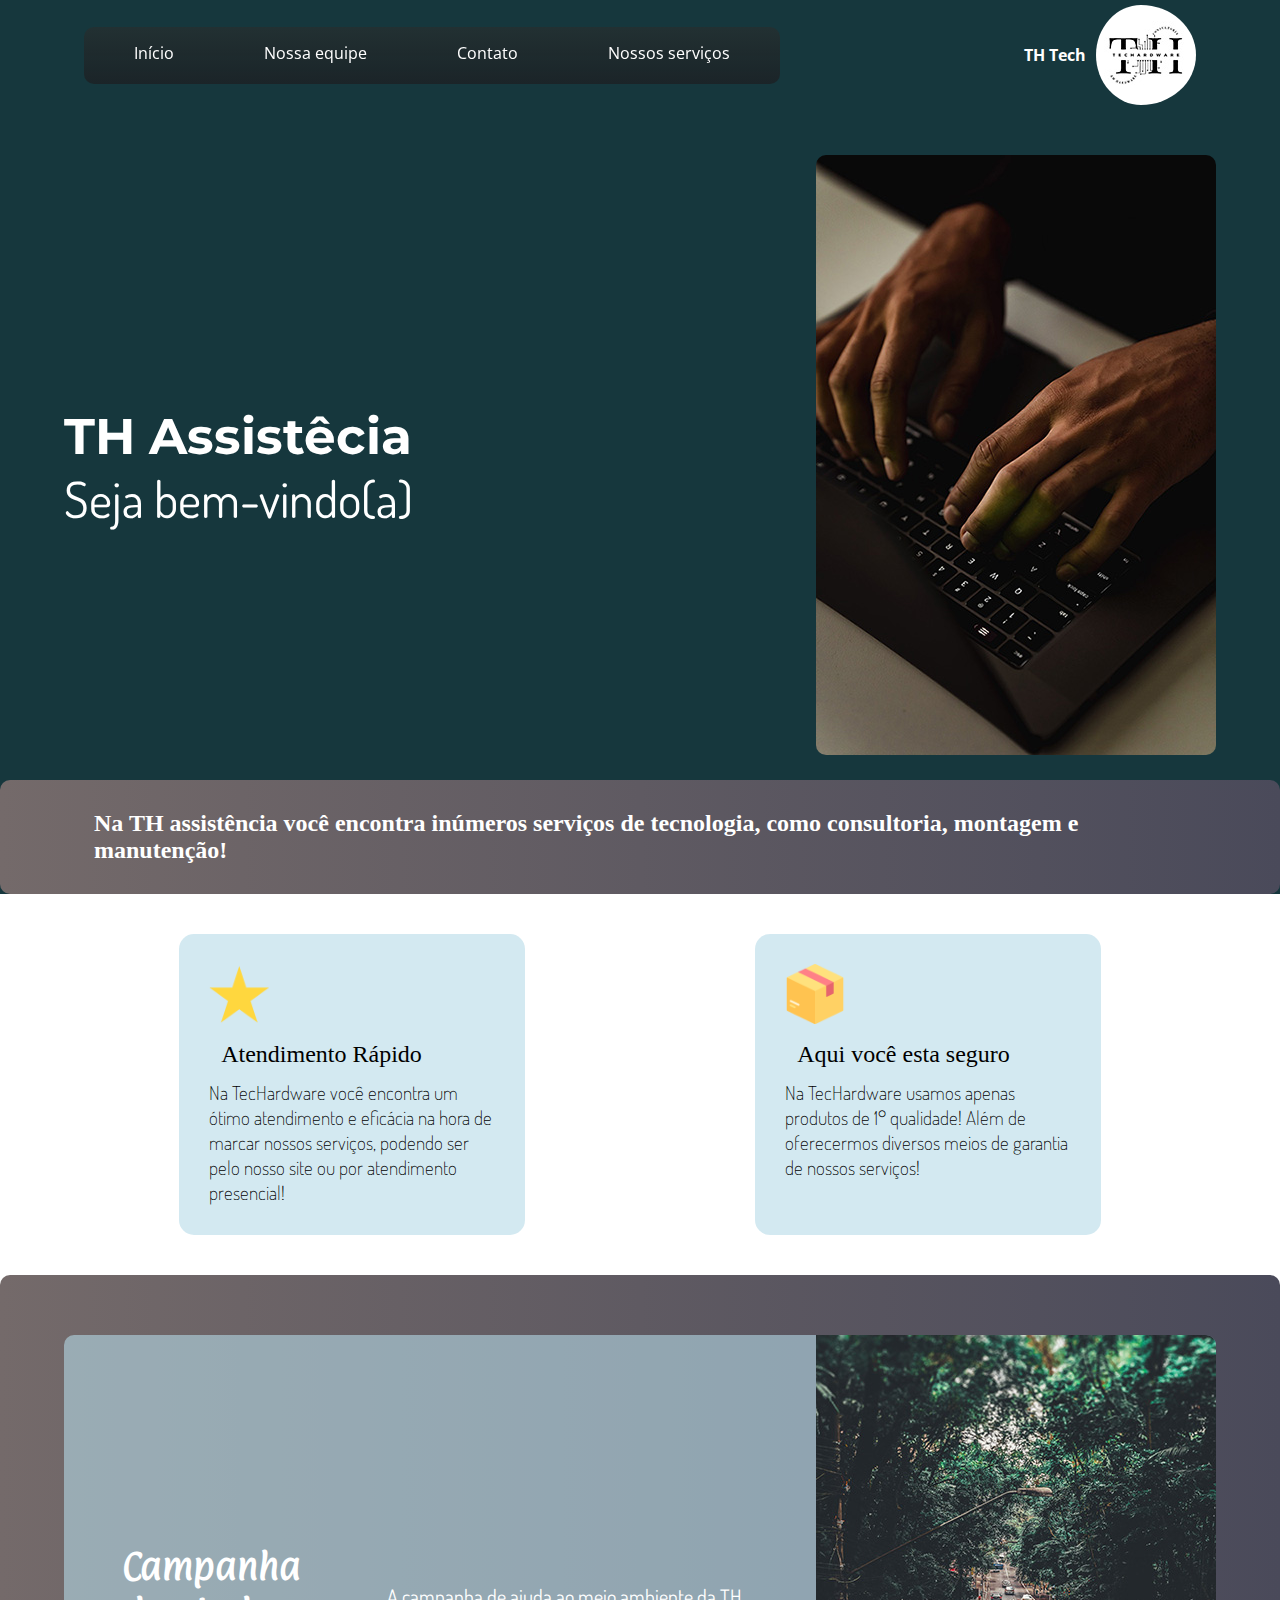
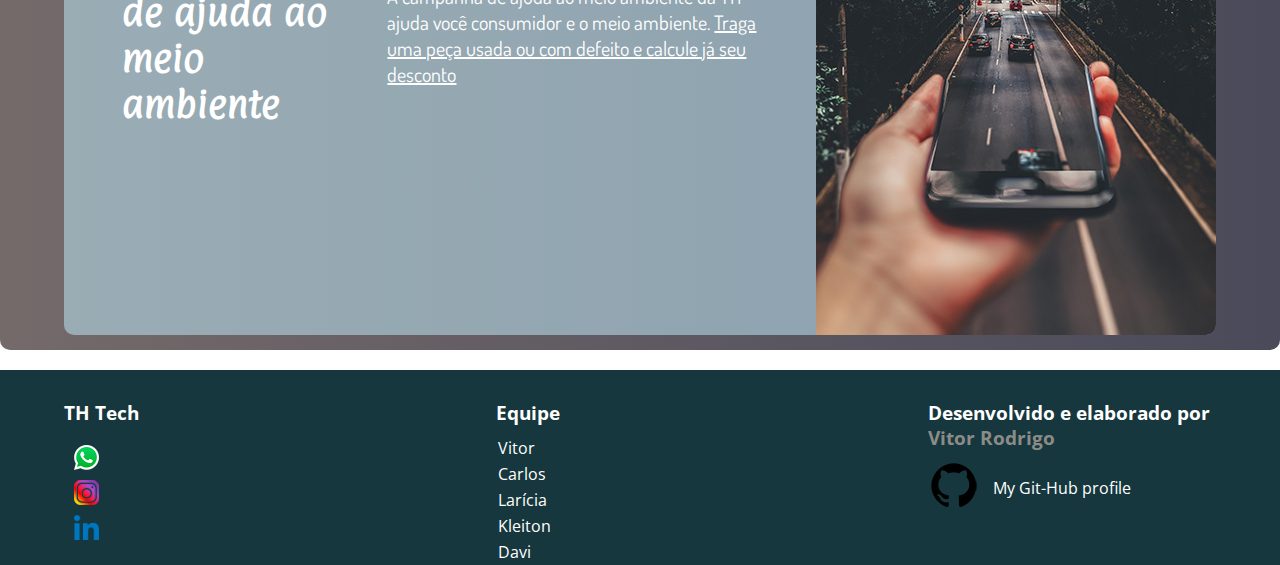
<file: index.html>
<!DOCTYPE html>
<html lang="pt-br">
<head>
    <meta charset="UTF-8">
    <meta http-equiv="X-UA-Compatible" content="IE=edge">
    <meta name="viewport" content="width=device-width, initial-scale=1.0">
    <link rel="shortcut icon" href="imgs/thlogo.jpg" type="image/x-icon">
    <link rel="stylesheet" href="style/main-style.css">
    
    <title>TH</title>
</head>
<body>

    

    <div class="backgroud-header">
        <!--Barra de pesquisa-->
        <header>
            <div class="container"> <!--Importanta para delimitar conteudo de site-->
                <nav>
                    
                    <!--Lista de cima-->

                    <div>
                        <div id="dfr">
                        </div>
                    </div>

                    <ul class="ul">
                        <li><a href="index.html" rel="prev" target="_top">Início</a></li>
                        <li><a href="equipe/equipe.html" rel="netx" target="_self">Nossa equipe</a></li>
                        <li><a href="contato/contato.html" rel="netx" target="_self">Contato</a></li>
                        <li><a href="servicos/servicos.html">Nossos serviços</a></li>
                    </ul>

                    <div class="menu-icon">
                        <img src="imgs/menu.png" alt="Foto de menu">
                        
                        
                    </div> 

                    

                    <div class="logo">
                        TH Tech
                        <img id="imgfl" src="imgs/thlogo.jpg" alt="">
                    </div>

                </nav>
            </div>
        </header>
        <!--Fim barra de pesquisa-->

        <main>
            <div class="container">
                <div class="txt-main">
                    <h1 class="th">TH Assistêcia</h1>
                    <p class="th-p">Seja bem-vindo(a)</p>
                    
                </div>

                <div class="main-img">
                    <img  id="pessoa" src="imgs/pessoa-pc-digitando-grande.jpg" alt="Pessoa digitando em um teecado">
                </div>
                  
            </div>
        </main>

        <section class="resultados">
            <div class="container">
                <div class="resultados-text">
                    <h1>Na TH assistência você encontra inúmeros serviços de tecnologia, como consultoria, montagem e manutenção!</h1>
                </div>
            </div>
        </section>
    </div>

    <section class="df">
        <div class="container">
            <div class="card">
                <img src="imgs/star-img-normal.png" alt="">
                <h3 class="titulo">Atendimento Rápido</h3>
                <p>
                    Na TecHardware você encontra um ótimo atendimento e eficácia na hora de marcar nossos serviços, podendo ser pelo nosso site ou por atendimento presencial!
                </p>
            </div>
            <div class="card">
                <img id="seg" src="imgs/caixa.png" alt="">
                <h3 class="titulo">Aqui você esta seguro</h3>
                <p>
                    Na TecHardware usamos apenas produtos de 1° qualidade! Além de oferecermos diversos meios de garantia de nossos serviços!
                </p>
            </div>
        
        </div>
    </section>

    <section class="mbtop">
        <div class="container">
           
        </div>

    </section>

    <section class="mb">
        <div class="container">
            <h1 class="h1">Campanha de ajuda ao meio ambiente </h1>
            <p class="pamb">
                A campanha de ajuda ao meio ambiente da TH ajuda você consumidor e o meio ambiente. <a id="link-contato" href="contato/contato.html" rel="next" target="_self">Traga uma peça usada ou com defeito e calcule já seu desconto</a>
            </p>
            <img class="img" src="imgs/meio-ambiente-normal.jpg" alt="">
        </div>
    </section>

    <footer>
        <div class="container">
            <ul class="red">
                <h3>TH Tech</h3>
                <li>
                    <a class="lk-redes" href="#" rel="next" target="_blank"><img class="lk-rede-img" src="imgs/wt-logo.png" alt=""><p>WhatsApp</p></a>
                    <a class="lk-redes" href="#" rel="next" target="_blank"><img class="lk-rede-img" src="imgs/inta-logo.png" alt=""><p>Instagram</p></a>
                    <a class="lk-redes" href="#" rel="next" target="_blank"><img class="lk-rede-img" src="imgs/link-logo.png" alt=""><p>Linkedin</p></a>
                </li>
            </ul>
            <ul>
                <h3>Equipe</h3>
                <li class="inte"><a class="nomes" href="https://github.com/VitorRSBonfim" rel="next" target="_blank">Vitor</a></li>
                <li class="inte"><a class="nomes" href="#" rel="next" target="_blank">Carlos </a></li>
                <li class="inte"><a class="nomes" href="#" rel="next" target="_blank">Larícia</a></li>
                <li class="inte"><a class="nomes" href="#" rel="next" target="_blank">Kleiton</a></li>
                <li class="inte"><a class="nomes" href="#" rel="next" target="_blank">Davi</a></li>
            </ul>
            <ul>
                <h3>Desenvolvido e elaborado por <a id="myname" href="https://github.com/VitorRSBonfim " rel="next" target="_blank">Vitor Rodrigo</a></h3>
                <a class="git-img" href="https://github.com/VitorRSBonfim" rel="next" target="_blank"><img src="imgs/git-logo.png" alt=""><p>My Git-Hub profile</p></a>
               
            </ul>
        </div>
    </footer>
    
    <script src="js/main.js"></script>

</body>
<p></html></p>
</file>
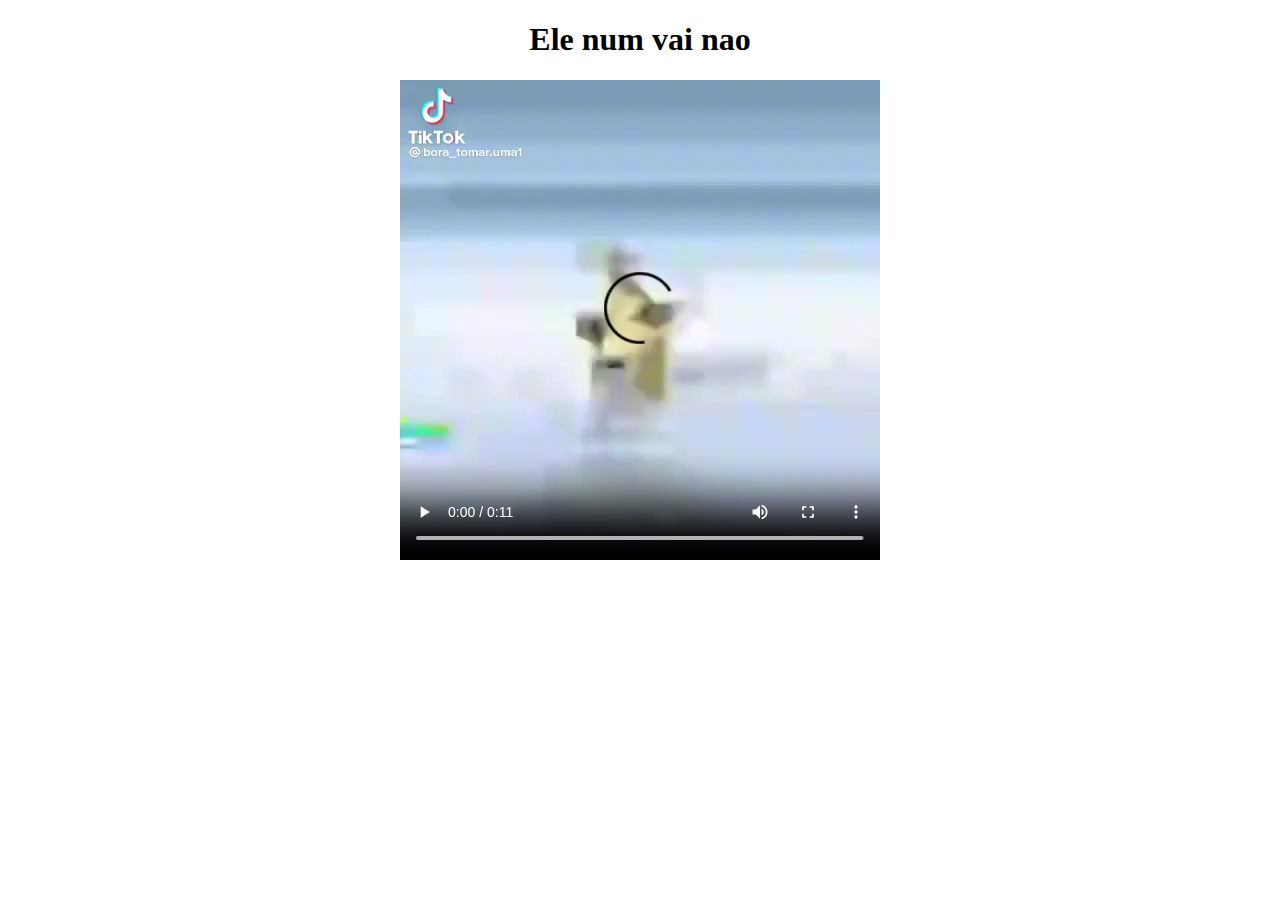
<file: BoraTomarUma/bora.html>
<!DOCTYPE html>
<html lang="pt-br">
<head>
    <meta charset="UTF-8">
    <meta http-equiv="X-UA-Compatible" content="IE=edge">
    <meta name="viewport" content="width=device-width, initial-scale=1.0">
    <style>
        main div {
            display: flex;
            align-items: center;
            justify-content: center;
        }

        @media (max-width: 960px) {
            video {
                width: 100%;
            }
        }
        
        

    </style>
    <title>Document</title>
</head>
<body>
    <h1 style="text-align: center;">Ele num vai nao</h1>
    <main>
        <div class="container">
            <video controls autoplay src="WhatsApp Video 2023-02-11 at 13.49.35.mp4"></video>
        </div>
    </main>
</body>
</html>
</file>
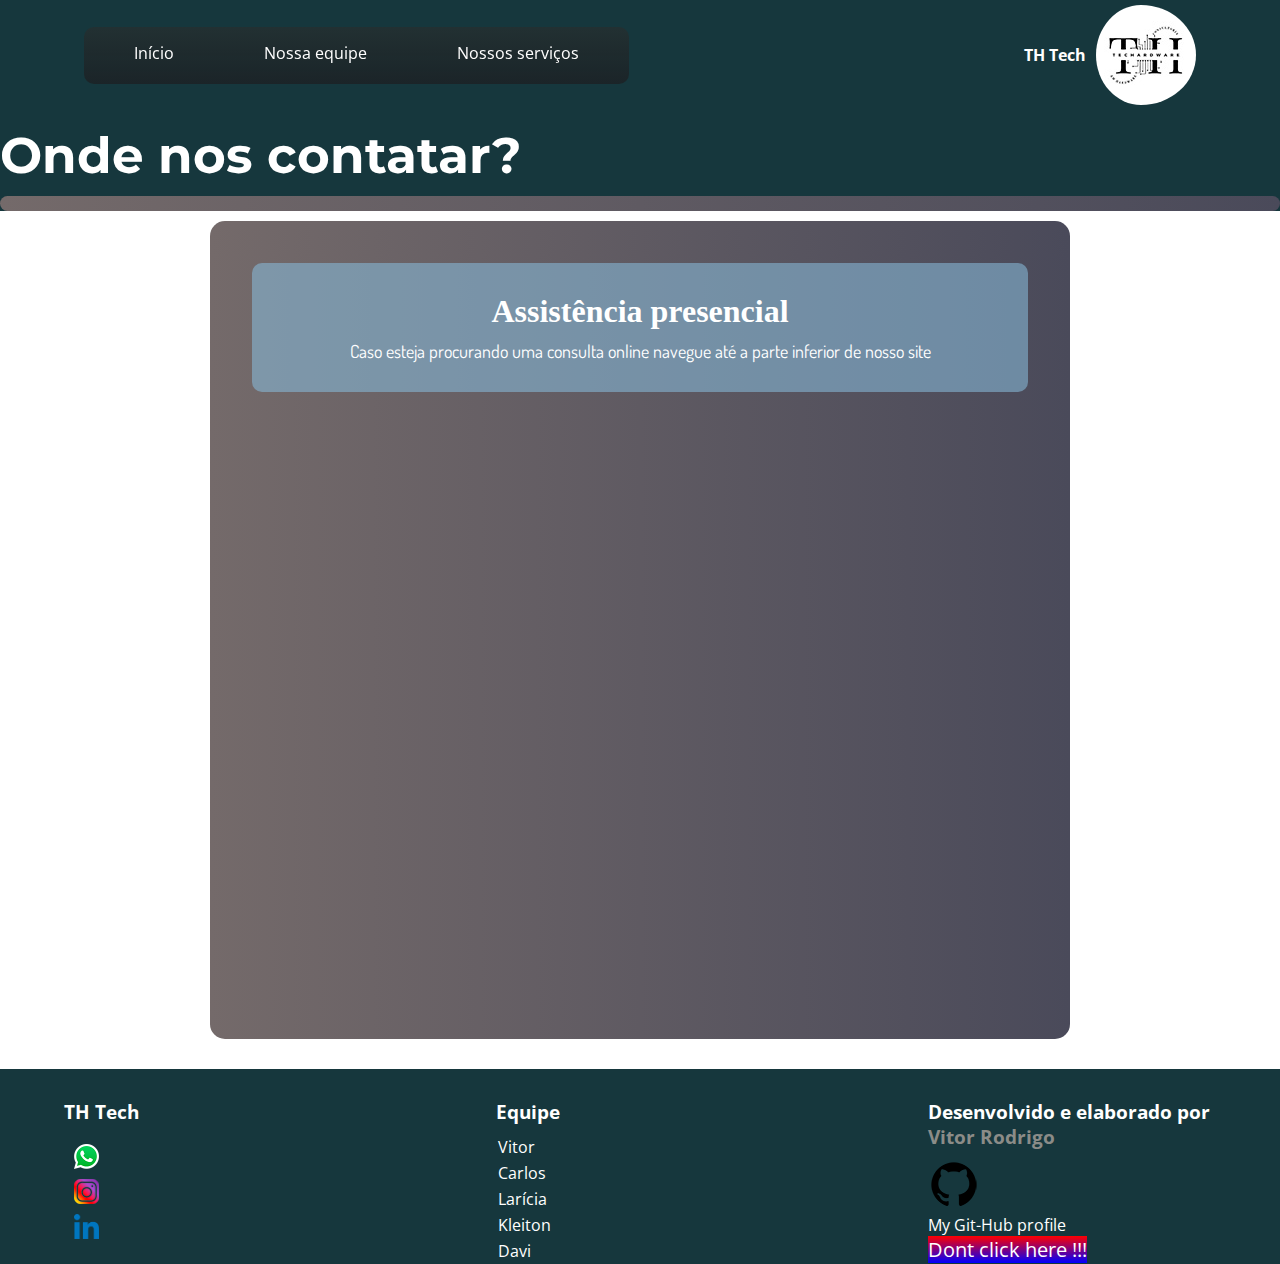
<file: contato/contato.html>
<!DOCTYPE html>
<html lang="pt-br">
<head>
    <meta charset="UTF-8">
    <meta http-equiv="X-UA-Compatible" content="IE=edge">
    <meta name="viewport" content="width=device-width, initial-scale=1.0">
    <link rel="stylesheet" href="../style/contato-style.css">
    <link rel="shortcut icon" href="../imgs/thlogo.jpg" type="image/x-icon">
    <title>TH</title>
</head>
<body>
    <div class="backgroud-header">
        <!--Barra de pesquisa-->
        <header>
            <div class="container"> <!--Importanta para delimitar conteudo de site-->
                <nav>
                    
                    <div>
                        <div id="dfr">
                            
                        </div>
                    </div>

                    <!--Lista de cima-->
                    <ul class="ul">
                        <li id="fx"><a id="a" href="../index.html">Início</a></li>
                        <li><a href="../equipe/equipe.html">Nossa equipe</a></li>
                        <li><a href="../servicos/servicos.html">Nossos serviços</a></li>                       
                        
                    </ul>

                    <div class="menu-icon">
                        <img src="../imgs/menu.png" alt="Foto de menu">
                    </div> 


                    <div class="logo">
                        TH Tech
                        <img id="imgfl" src="../imgs/thlogo.jpg" alt="">
                    </div>


                </nav>
            </div>
        </header>
        <!--Fim barra de pesquisa-->

        <main>
            <div class="container">
                <div class="txt-main">
                    <h1 class="th">Onde nos contatar?</h1>
                </div>

                <!--
                   <div class="main-img">
                    <img  id="pessoa" src="../imgs/gps-pessoa-normal.jpg" alt="Pessoa digitando em um teecado">
                </div> 
                -->
                
                  
            </div>
        </main>

        <section class="resultados">
            <div class="container">
                <div class="resultados-text">
                    
                </div>
            </div>
        </section>
    </div>

    <section class="df">
        <div class="container">
            <div class="card">
                <h3 class="titulo">Assistência presencial <p class="menor"> Caso esteja procurando uma consulta online navegue até a parte inferior de nosso site</p></h3>
                
                <p>
                    <iframe class="map-g" src="https://www.google.com/maps/embed?pb=!1m18!1m12!1m3!1d3656.0166753411936!2d-46.64728900000001!3d-23.6037349!2m3!1f0!2f0!3f0!3m2!1i1024!2i768!4f13.1!3m3!1m2!1s0x94ce5a3c6c851c05%3A0xe05d2334329df66a!2sRua%20Lu%C3%ADs%20G%C3%B3is%2C%202004%20-%20Mirand%C3%B3polis%2C%20S%C3%A3o%20Paulo%20-%20SP%2C%2004043-200!5e0!3m2!1spt-BR!2sbr!4v1676124762398!5m2!1spt-BR!2sbr" width="800" height="600" style="border:0;" allowfullscreen="" loading="lazy" referrerpolicy="no-referrer-when-downgrade"></iframe>

                    <iframe class="map-m" src="https://www.google.com/maps/embed?pb=!1m18!1m12!1m3!1d3656.0166753411936!2d-46.64728900000001!3d-23.6037349!2m3!1f0!2f0!3f0!3m2!1i1024!2i768!4f13.1!3m3!1m2!1s0x94ce5a3c6c851c05%3A0xe05d2334329df66a!2sRua%20Lu%C3%ADs%20G%C3%B3is%2C%202004%20-%20Mirand%C3%B3polis%2C%20S%C3%A3o%20Paulo%20-%20SP%2C%2004043-200!5e0!3m2!1spt-BR!2sbr!4v1676124762398!5m2!1spt-BR!2sbr" width="600" height="450" style="border:0;" allowfullscreen="" loading="lazy" referrerpolicy="no-referrer-when-downgrade"></iframe>

                    <iframe class="map-p" src="https://www.google.com/maps/embed?pb=!1m18!1m12!1m3!1d3656.0166753411936!2d-46.64728900000001!3d-23.6037349!2m3!1f0!2f0!3f0!3m2!1i1024!2i768!4f13.1!3m3!1m2!1s0x94ce5a3c6c851c05%3A0xe05d2334329df66a!2sRua%20Lu%C3%ADs%20G%C3%B3is%2C%202004%20-%20Mirand%C3%B3polis%2C%20S%C3%A3o%20Paulo%20-%20SP%2C%2004043-200!5e0!3m2!1spt-BR!2sbr!4v1676124762398!5m2!1spt-BR!2sbr" width="400" height="300" style="border:0;" allowfullscreen="" loading="lazy" referrerpolicy="no-referrer-when-downgrade"></iframe>

                </p>
            
        </div>


    </section>

    

    </section>

    <footer>
        <div class="container">
            <ul class="">
                <h3>TH Tech</h3>
                <li>
                    <a class="lk-redes" href=""><img src="../imgs/wt-logo.png" alt=""><p>Número</p></a>
                    <a class="lk-redes" href=""><img src="../imgs/inta-logo.png" alt=""><p>Instagram link</p></a>
                    <a class="lk-redes" href=""><img src="../imgs/link-logo.png" alt=""><p>Linkedin Link</p></a>   
                </li>
            </ul>
            <ul>
                <h3>Equipe</h3>
                <li class="inte"><a class="nomes" href="https://github.com/VitorRSBonfim">Vitor</a></li>
                <li class="inte"><a class="nomes" href="">Carlos</a></li>
                <li class="inte"><a class="nomes" href="">Larícia</a></li>
                <li class="inte"><a class="nomes" href="">Kleiton</a></li>
                <li class="inte"><a class="nomes" href="">Davi</a></li>
            </ul>
            <ul>
                <h3>Desenvolvido e elaborado por <a id="myname" href="https://github.com/VitorRSBonfim " rel="next" target="_blank">Vitor Rodrigo</a></h3>
                <a class="git-img" href=""><img src="../imgs/git-logo.png" alt=""><p>My Git-Hub profile <a href="../BoraTomarUma/bora.html" rel="next" target="_blank" style="background-image: linear-gradient(red, blue); font-size: 20px; padding: 0; margin-top: 20px;"> Dont click here !!!</a></p></a>
                
            </ul>

            
        </div>

    

    </footer>
    
    <script src="../js/contato.js"></script>
</body>
</html>
</file>
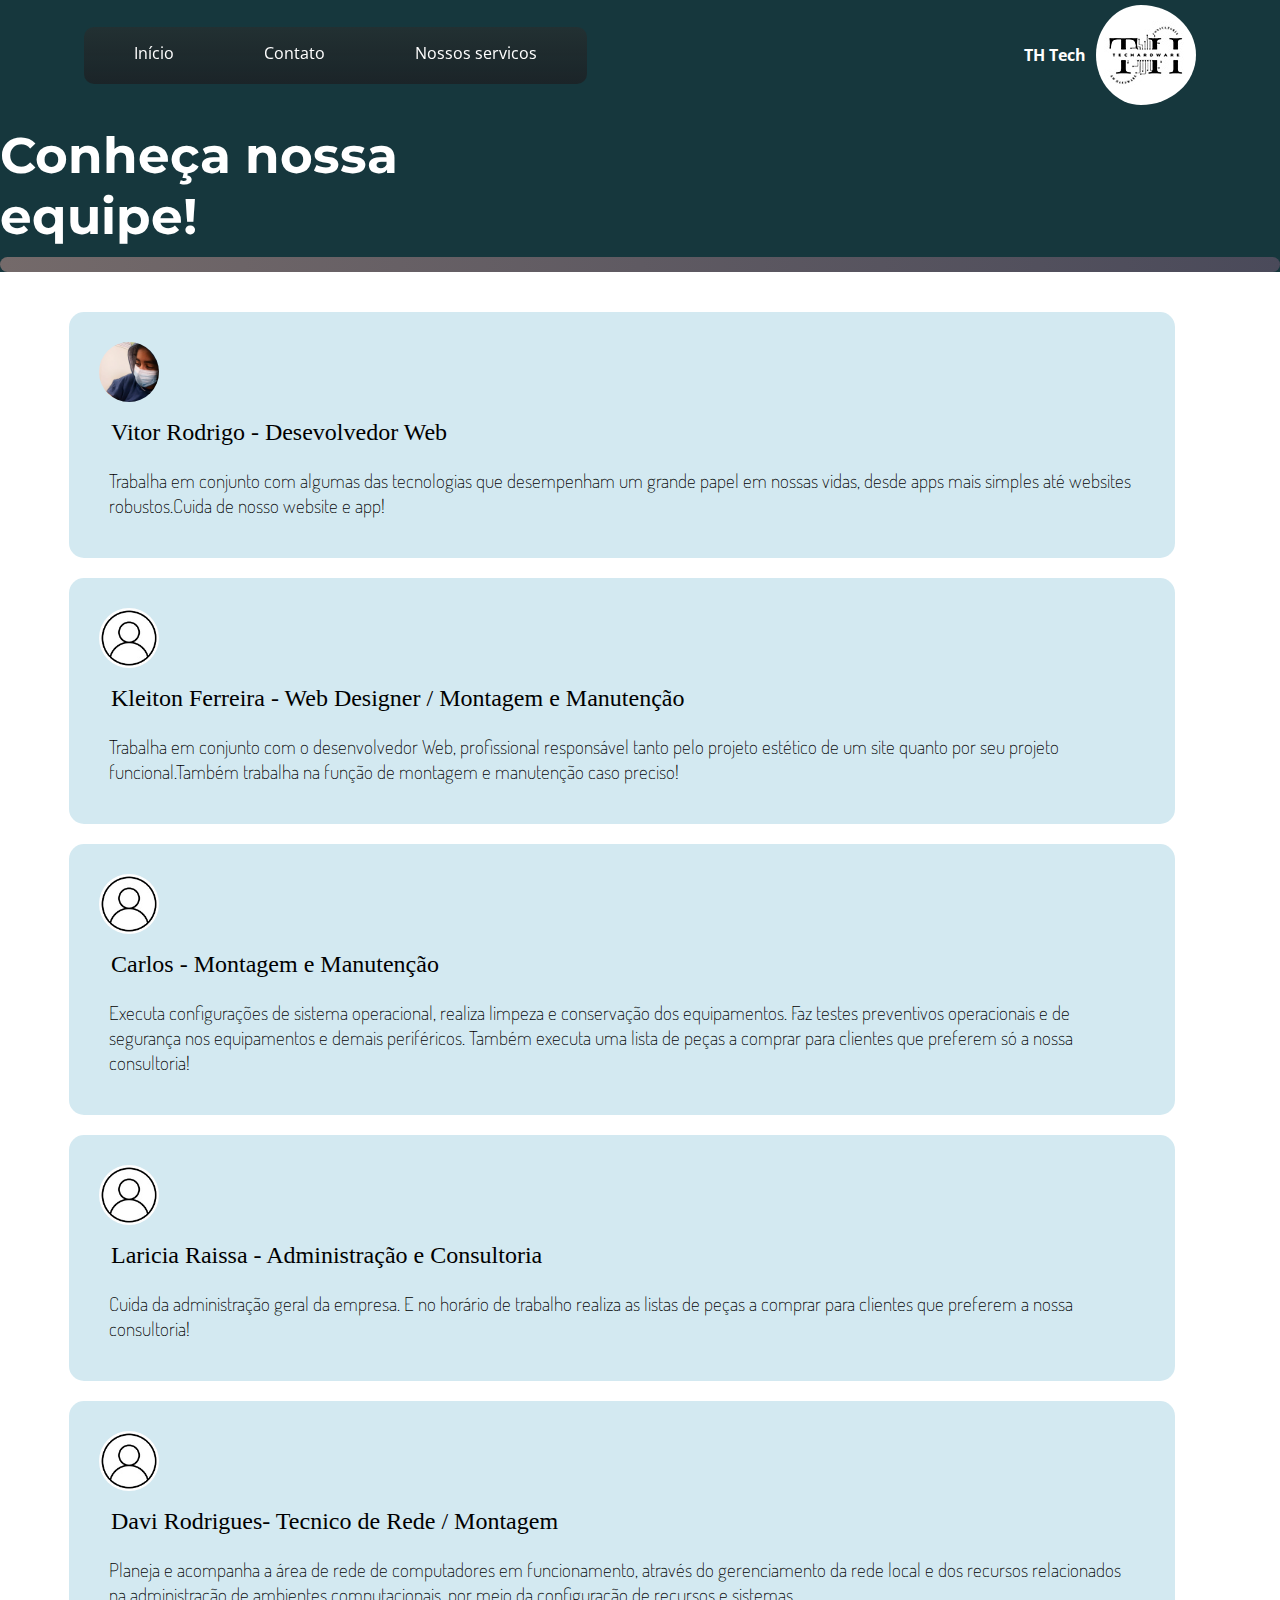
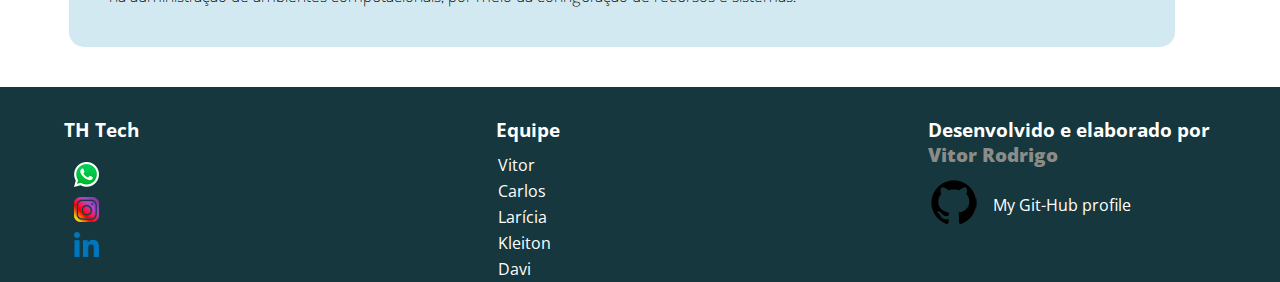
<file: equipe/equipe.html>
<!DOCTYPE html>
<html lang="pt-br">
<head>
    <meta charset="UTF-8">
    <meta http-equiv="X-UA-Compatible" content="IE=edge">
    <meta name="viewport" content="width=device-width, initial-scale=1.0">
    <link rel="stylesheet" href="../style/equipe-style.css">
    <link rel="shortcut icon" href="../imgs/thlogo.jpg" type="image/x-icon">
    <title>TH</title>
</head>
<body>
    <div class="backgroud-header">
        <!--Barra de pesquisa-->
        <header>
            <div class="container"> <!--Importanta para delimitar conteudo de site-->
                <nav>
                    
                    <div>
                        <div id="dfr">
                            
                        </div>
                    </div>

                    <!--Lista de cima-->
                    <ul class="ul">
                        <li id="fx"><a id="a" href="../index.html">Início</a></li>
                        
                        <li><a href="../contato/contato.html">Contato</a></li>
                        <li><a href="../servicos/servicos.html">Nossos servicos</a></li>

                    </ul>

                    <div class="menu-icon">
                        <img src="../imgs/menu.png" alt="Foto de menu">
                        
                        
                    </div> 

                    <div class="logo">
                        TH Tech
                        <img id="imgfl" src="../imgs/thlogo.jpg" alt="">
                    </div>


                </nav>
            </div>
        </header>
        <!--Fim barra de pesquisa-->

        <main>
            <div class="container">
                <div class="txt-main">
                    <h1 class="th">Conheça nossa equipe!</h1>
                </div>
                <!--
                <div class="main-img">
                    <img  id="pessoa" src="../imgs/equipe-grande.jpg" alt="Pessoa digitando em um teecado">
                </div>
                -->
                  
            </div>
        </main>

        <section class="resultados">
            <div class="container">
                <div class="resultados-text">
                    
                </div>
            </div>
        </section>
    </div>

    <section class="df">
        <div class="container">
            <div class="card">
                <img src="../imgs/me.jfif" alt="Minha foto">
                <h3 class="titulo">Vitor Rodrigo - Desevolvedor Web</h3>
                <p>
                    Trabalha em conjunto com algumas das tecnologias que desempenham um grande papel em nossas vidas, desde apps mais simples até websites robustos.Cuida de nosso website e app!
                </p>
            </div>
            <div class="card">
                <img src="../imgs/perfil-icon-pq.jpg" alt="">
                <h3 class="titulo">Kleiton Ferreira - Web Designer / Montagem e Manutenção</h3>
                <p>
                    Trabalha em conjunto com o desenvolvedor Web, profissional responsável tanto pelo projeto estético de um site quanto por seu projeto funcional.Também trabalha na função de montagem e manutenção caso preciso!
                </p>
            </div>
            <div class="card">
                <img src="../imgs/perfil-icon-pq.jpg" alt="carlos">
                <h3 class="titulo">Carlos - Montagem e Manutenção</h3>
                <p>
                    Executa configurações de sistema operacional, realiza limpeza e conservação dos equipamentos. Faz testes preventivos operacionais e de segurança nos equipamentos e demais periféricos. Também executa uma lista de peças a comprar para clientes que preferem só a nossa consultoria!
                </p>
            </div>

            <div class="card">
                <img src="../imgs/perfil-icon-pq.jpg" alt="laricia">
                <h3 class="titulo">Laricia Raissa - Administração e Consultoria</h3>
                <p>
                    Cuida da administração geral da empresa. E no horário de trabalho realiza as listas de peças a comprar para clientes que preferem a nossa consultoria!
                </p>
            </div>

            <div class="card">
                <img src="../imgs/perfil-icon-pq.jpg" alt="davi">
                <h3 class="titulo">Davi Rodrigues- Tecnico de Rede / Montagem</h3>
                <p>
                    Planeja e acompanha a área de rede de computadores em funcionamento, através do gerenciamento da rede local e dos recursos relacionados na administração de ambientes computacionais, por meio da configuração de recursos e sistemas.
                </p>
            </div>
        
        </div>
    </section>


    <!--
    <section class="mbtop">
        <div class="container">
            <h1><a href="#">ThTechAssistência@contactus.com.br</a></h1>
        </div>

    </section>

    <section class="mb">
        <div class="container">
            <h1></h1>
            <p>
                
            </p>
            <img src="" alt="">
        </div>
    </section>
    
    -->

    
    

    <footer>
        <div class="container">
            <ul class="red">
                <h3>TH Tech</h3>
                <li>
                    <a class="lk-redes" href="https://chat.whatsapp.com/Katqeqp49M0LtvoEsLKftF" rel="next" target="_blank"><img src="../imgs/wt-logo.png" alt=""><p>Número</p></a>
                    <a class="lk-redes" href="insta" rel="next" target="_blank"><img src="../imgs/inta-logo.png" alt=""><p>Instagram</p></a>
                    <a class="lk-redes" href="linkedin" rel="next" target="_blank"><img src="../imgs/link-logo.png" alt=""><p>Linkedin</p></a>
                </li>
            </ul>
            <ul>
                <h3>Equipe</h3>
                <li class="inte"><a class="nomes" href="https://github.com/VitorRSBonfim" rel="next" target="_blank">Vitor</a></li>
                <li class="inte"><a class="nomes" href="git" rel="next" target="_blank">Carlos</a></li>
                <li class="inte"><a class="nomes" href="git" rel="next" target="_blank">Larícia</a></li>
                <li class="inte"><a class="nomes" href="git" rel="next" target="_blank">Kleiton</a></li>
                <li class="inte"><a class="nomes" href="git" rel="next" target="_blank">Davi</a></li>
            </ul>
            <ul class="me">
                <h3 class="my-credit">Desenvolvido e elaborado por <a id="myname" href="https://github.com/VitorRSBonfim " rel="next" target="_blank"><strong>Vitor Rodrigo</strong></a></h3>
                <a class="git-img" href=""><img src="../imgs/git-logo.png" alt=""><p>My Git-Hub profile</p></a>
                
            </ul>
        </div>
    </footer>
    
    <script src="../js/equipe.js"></script>
</body>
</html>
</file>
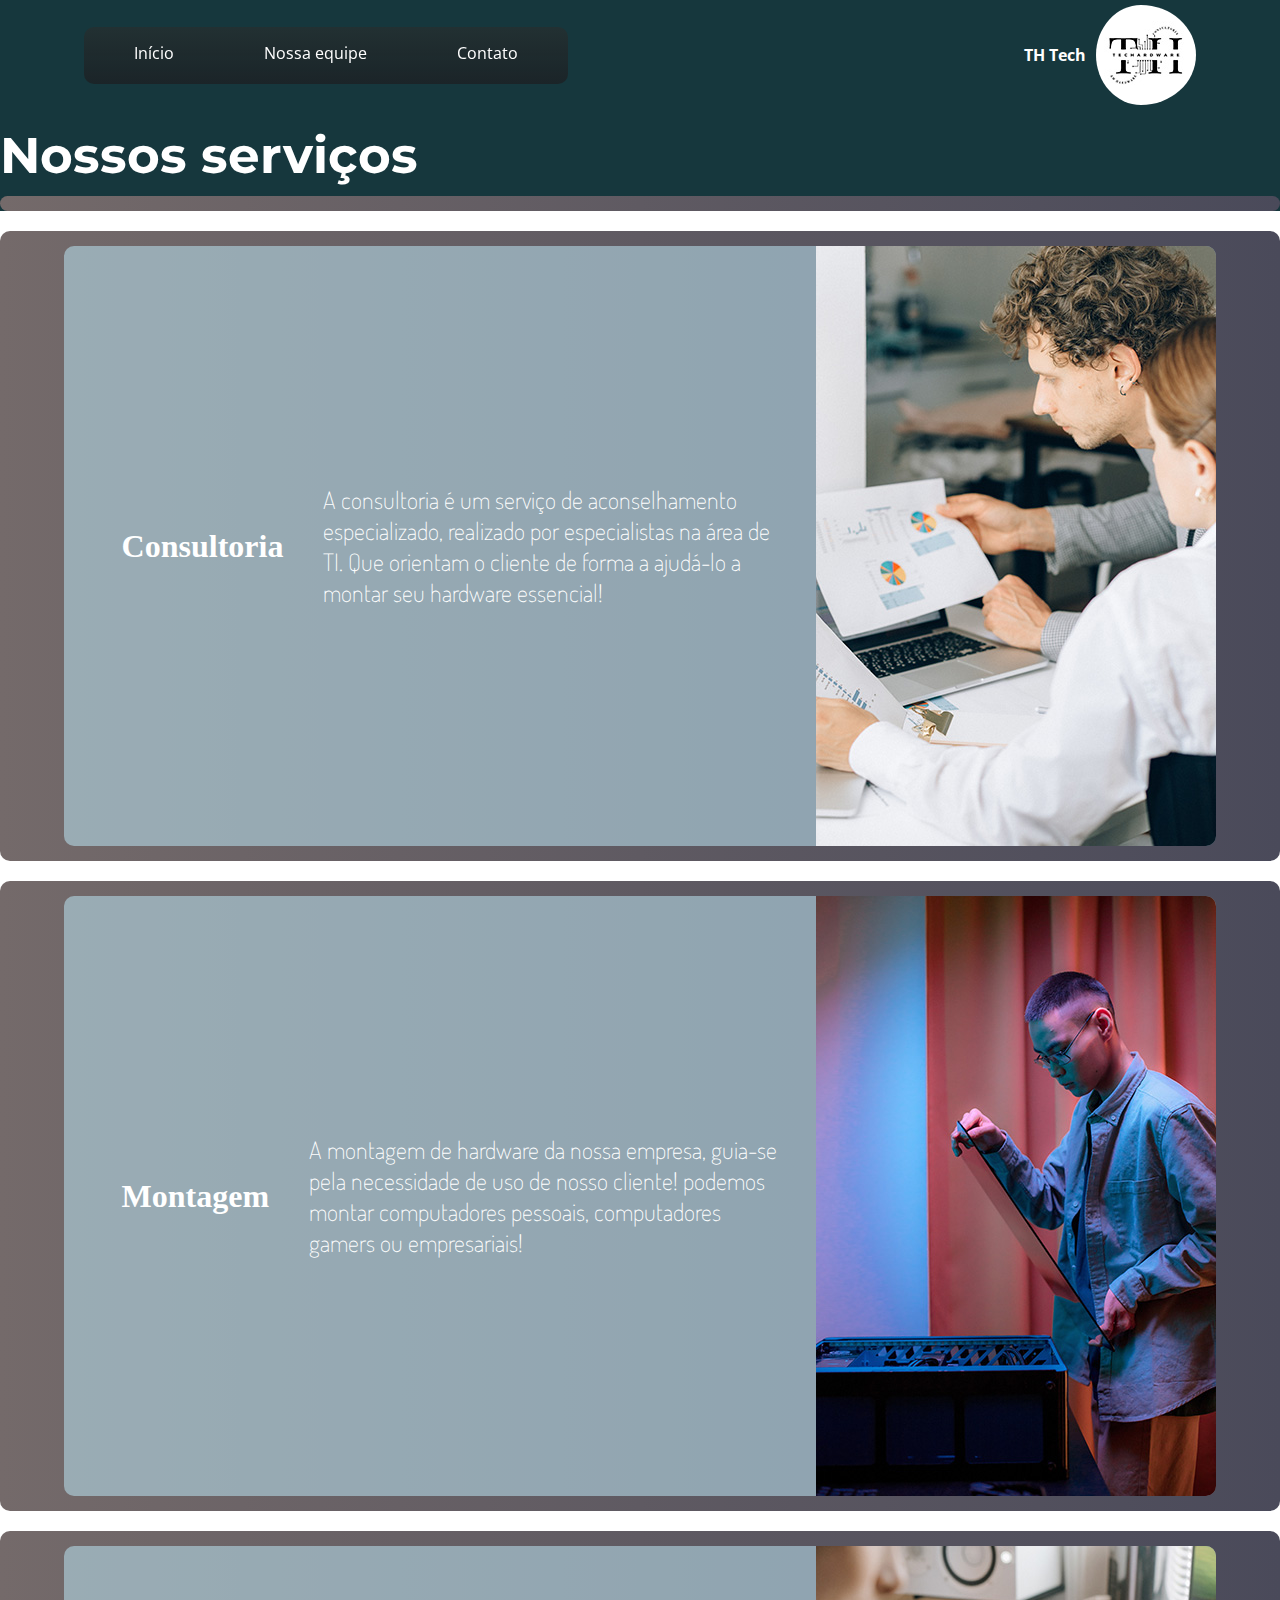
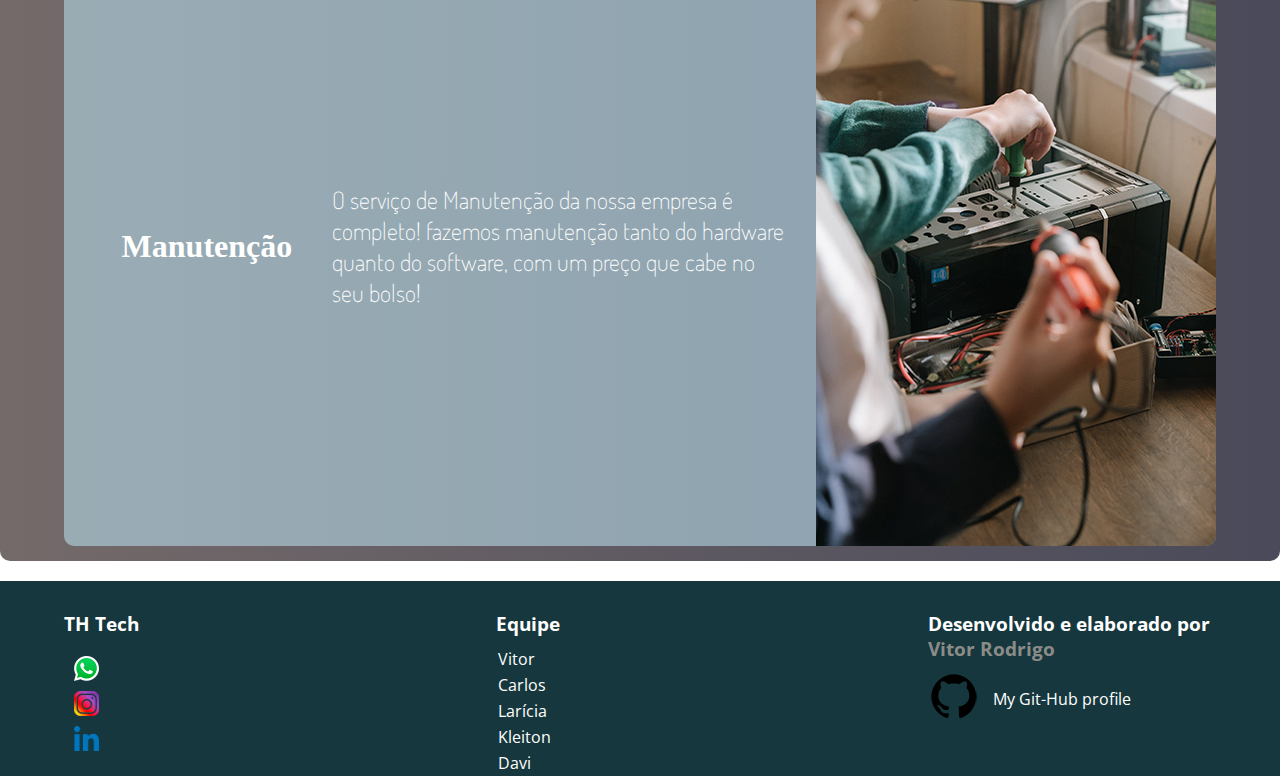
<file: servicos/servicos.html>
<!DOCTYPE html>
<html lang="pt-br">
<head>
    <meta charset="UTF-8">
    <meta http-equiv="X-UA-Compatible" content="IE=edge">
    <meta name="viewport" content="width=device-width, initial-scale=1.0">
    <link rel="shortcut icon" href="imgs/thlogo.jpg" type="image/x-icon">
    <link rel="stylesheet" href="../style/servicos-style.css">
    <link rel="shortcut icon" href="../imgs/thlogo.jpg" type="image/x-icon">
    
    <title>TH</title>
</head>
<body>
    <div class="backgroud-header">
        <!--Barra de pesquisa-->
        <header>
            <div class="container"> <!--Importanta para delimitar conteudo de site-->
                <nav>
                    
                    <!--Lista de cima-->

                    <div>
                        <div id="dfr">
                        </div>
                    </div>

                    <ul class="ul">
                        <li><a href="../index.html" rel="prev" target="_top">Início</a></li>
                        <li><a href="../equipe/equipe.html" rel="netx" target="_self">Nossa equipe</a></li>
                        <li><a href="../contato/contato.html" rel="netx" target="_self">Contato</a></li>
                    </ul>

                    <div class="menu-icon">
                        <img src="../imgs/menu.png" alt="Foto de menu">
                        
                        
                    </div> 

                    

                    <div class="logo">
                        TH Tech
                        <img id="imgfl" src="../imgs/thlogo.jpg" alt="">
                    </div>

                </nav>
            </div>
        </header>
        <!--Fim barra de pesquisa-->

        <main>
            <div class="container">
                <div class="txt-main">
                    <h1 class="th">Nossos serviços</h1>

                     <!--<p class="th-p">Seja bem-vindo(a)</p> -->
                    
                </div>

                <!--
                  <div class="main-img">
                    <img  id="pessoa" src="../imgs/servicos-imagem-grande.jpg" alt="Pessoa digitando em um teecado">
                </div>
                    
                -->
                
            </div>
        </main>

        <section class="resultados">
            <div class="container">
                <div class="resultados-text">
                    
                </div>
            </div>
        </section>
    </div>

    
    <section class="mbtop">
        <div class="container">
           
        </div>

    </section>

    <section class="mb">
        <div class="container">
            <h1 class="serv">Consultoria</h1>
            <p class="pamb">
                A consultoria é um serviço de aconselhamento especializado, realizado por especialistas na área de TI. Que orientam o cliente de forma a ajudá-lo a montar seu hardware essencial!
            </p>
            <img class="img" src="../imgs/consulta-imagem-grande.jpg" alt="">
        </div>
    </section>

    <section class="mb">
        <div class="container">
            <h1 class="serv" >Montagem</h1>
            <p class="pamb">
                A montagem de hardware da nossa empresa, guia-se pela necessidade de uso de nosso cliente! podemos montar computadores pessoais, computadores gamers ou empresariais!
            </p>
            <img class="img" src="../imgs/montagem-imagem-grande.jpg" alt="">
        </div>
    </section>

    <section class="mb">
        <div class="container">
            <h1 class="serv" >Manutenção</h1>
            <p class="pamb">
                O serviço de Manutenção da nossa empresa é completo! fazemos manutenção tanto do hardware quanto do software, com um preço que cabe no seu bolso!
            </p>
            <img class="img" src="../imgs/motagem-imagem-grande.jpg" alt="">
        </div>
    </section>

    <footer>
        <div class="container">
            <ul class="red">
                <h3>TH Tech</h3>
                <li>
                    <a class="lk-redes" href="#" rel="next" target="_blank"><img class="lk-rede-img" src="../imgs/wt-logo.png" alt=""><p>WhatsApp</p></a>
                    <a class="lk-redes" href="#" rel="next" target="_blank"><img class="lk-rede-img" src="../imgs/inta-logo.png" alt=""><p>Instagram</p></a>
                    <a class="lk-redes" href="#" rel="next" target="_blank"><img class="lk-rede-img" src="../imgs/link-logo.png" alt=""><p>Linkedin</p></a>
                </li>
            </ul>
            <ul>
                <h3>Equipe</h3>
                <li class="inte"><a class="nomes" href="https://github.com/VitorRSBonfim">Vitor</a></li>
                <li class="inte"><a class="nomes" href="#" rel="next" target="_blank">Carlos</a></li>
                <li class="inte"><a class="nomes" href="#" rel="next" target="_blank">Larícia</a></li>
                <li class="inte"><a class="nomes" href="#" rel="next" target="_blank">Kleiton</a></li>
                <li class="inte"><a class="nomes" href="#" rel="next" target="_blank">Davi</a></li>
            </ul>
            <ul>
                <h3>Desenvolvido e elaborado por <a id="myname" href="https://github.com/VitorRSBonfim " rel="next" target="_blank">Vitor Rodrigo</a></h3>
                <a class="git-img" href="https://github.com/VitorRSBonfim" rel="next" target="_blank"><img src="../imgs/git-logo.png" alt=""><p>My Git-Hub profile</p></a>
                
            </ul>
        </div>
    </footer>
    
    <script src="../js/servicos.js"></script>

</body>
<p></html></p>
</file>
<file: style/main-style.css>
@charset "UTF-8";
@import url('https://fonts.googleapis.com/css2?family=Roboto&display=swap');
@import url('https://fonts.googleapis.com/css2?family=Open+Sans:wght@300&family=Roboto&display=swap');
@import url('https://fonts.googleapis.com/css2?family=Paprika&display=swap');

/*Fonte para títulod de cada seção*/
@import url('https://fonts.googleapis.com/css2?family=Montserrat&display=swap');

/*Fonte para conteudo em p*/
@import url('https://fonts.googleapis.com/css2?family=Dosis:wght@200&display=swap');

/*Outros titulos de sub*/

@import url('https://fonts.googleapis.com/css2?family=Hind+Madurai&display=swap');

/*Meio ambiente*/

@import url('https://fonts.googleapis.com/css2?family=Paprika&display=swap');

.resultados-text h1 {
    font-family: 'Hind+Madurai';
    font-size: x-large;

}


.mb .container .h1{
    font-family: 'Paprika';
    
}
.pamb {
    font-family: 'Dosis';
    font-size: xx-large
}

    
.th {
    font-family: 'Montserrat';
}

.th-p {
    font-family: 'Dosis';
}

footer .container {
    justify-content: space-between;
}

.df .container .card h3.titulo{
    font-weight: lighter;
    font-size: x-large;
    font-family: 'Hind+Madurai';
}

.df .container .card p{
    font-family: 'Dosis';
    font-weight: lighter;
    font-size: larger;
}

* {
    padding: 0;
    margin: 0;
    box-sizing: border-box;
    text-decoration: none;
    list-style: none;
}

:root {
    --cor01: #024873;
    --cor02: #024059;
    --cor03: #ADD1D9;
    --cor04: #8B8C88;
    --cor05: #A67665;
    
}

/*Redes footer*/

.lk-redes p {
    display: none;
}

.lk-redes img {
    margin-left: 10px;
    width: 25px;
    flex-direction: column;
}

.lk-redes {
    display: flex;
    flex-direction: column;
}

footer .container .inte {
    padding: 2px;
    font-size: 100%;
}

#link-contato {
    text-decoration: underline;
    color: white;
}

#link-contato:hover {
    text-decoration: underline solid 2px;
}


html{
    scroll-behavior: smooth;
}

h1 {
    font-size: none;
    
}

body {
    font-family: 'Open Sans', sans-serif;
   
}


.backgroud-header {
   background-color: rgba(13, 48, 54, 0.966);
}

/*Classe reutilizavel*/

.container {
    max-width: 1400px;
    padding: 0 5%;
    margin: auto;
}

.btn-bg {
    padding: 10px 20px;
    color: white;
    border: none;
    cursor: pointer;
    background-image: linear-gradient(to top, rgba(46, 55, 61, 0.61), rgba(88, 87, 84, 0.562));
    border-radius: 10px
}

.btn-bg:hover {
    color: white;
    text-decoration: underline;
} 

.ul {
    background-image: linear-gradient(to top, rgba(29, 28, 31, 0.678), rgba(40, 46, 46, 0.705));
    padding: 5px;
    border-radius: 10px;
}

.ul li {
    padding: 10px;
}

.ul li:hover {
    text-decoration: underline
}

.ul li {
    color: white;
}

/*Editando classses do site*/

nav {
    display: flex;
    justify-content: space-between;
    align-items: center;
    padding: 20px;
}

.logo {
    tab-size: 30px;
    color: white;
    font-weight: bold;
}

.ul {
    display: flex;
    align-items: center;
}

.ul li {
    margin: 0 35px;
}

.ul  li a{
    color: white;    
    border-radius: 5px;
}

/*Conteudo rpincipal*/

.th {
    border-radius: 50%;
    font-family: 'Montserrat';
}

.container .txt-main .th {
    font-size: 100%;
}

#pessoa {
    border-radius: 10px;
}

main .container {
    display: flex;
    align-items: center;
    justify-content: space-between;
    margin-top: 30px;
}

main .txt-main {
    width: 50%;
    color: white;
    font-size: 50px;
}

main .txt-main div {
    display: flex;
    align-items: center;
}

.logo {
    display: flex;
    align-items: center;
}

.logo img {
    padding-left: 10px;
    border-radius: 50%;
    justify-content: flex-end;

}

.txt-main div {
    margin-top: 30px;
}

/*Editando menu*/

.menu-icon {
    display: none;
    position: relative;
    z-index: 10;
}

.df .container {
    display: flex;
    justify-content: space-around;
    margin: 30px auto;
}
.df .container .card img {
    width: 60px;
}

.df .card .titulo {
    margin: 12px;
    
}

.df .container .card {
    background-color: #b6dae798;
}



.df .card{
    width: 30%;
    cursor: pointer;
    padding: 30px;
    border-radius: 15px;
}

.df .card {
    margin: 10px;
}


.mb {
    max-width: 1400px;
    padding: 0 5%;
    margin: auto;
    background-image: linear-gradient(to right, rgb(116, 106, 106), rgb(74, 74, 90));
    border-bottom-left-radius: 10px;
    border-bottom-right-radius: 10px;
    padding-bottom: 15px;
}

.mb .container h1 {
    font-family: "Roboto";
    font-weight: bold;
    justify-content: space-between;
    padding-right: 40px;
}

.mb .container p {
    font-size: 20px;
}

.mb .container {
    display: flex;
    align-items: center;
    justify-content: space-between;
}

.mb .container {
    color: white;
    margin: 0;
    background-color: #b6dae798;
    padding-right: 0px;
    border-radius: 10px;
}

.mb {
    margin-bottom: 10px;
}

.mbtop {
    background-image: linear-gradient(to right, rgb(116, 106, 106), rgb(74, 74, 90));
    padding: 30px;
    max-width: 1400px;
    margin: auto;
    border-top-right-radius: 10px;
    border-top-left-radius: 10px;
    color: white;
}

.pamb {
    padding-right: 30px;
}

.mb .container img {
    border-top-right-radius: 10px;
    border-bottom-right-radius: 10px;
}

footer {
    background-color: rgba(13, 48, 54, 0.966);
    margin-top: 20px;
}

.ul {
    position: fixed;
    padding-bottom: 10px;
}

.subir {
    display: flex;
}

footer .container {
    display: flex;
    display: flex;
}

footer .container ul {
    color: white;
    width: 25%;
    padding-top: 30px;
}

footer .container ul a {
    color: white;
    text-decoration: none;
}

footer .container ul a:hover {
    text-decoration: underline;
}

footer .container ul h3 {
    padding-bottom: 10px;
}

.main-img {
    padding-bottom: 20px;

}

.main-img img {
    width: 100%;

}

nav {
    padding-top: 5px;
    margin-top: 0px;
}


.redes a{
    display: flex;
    align-items: center;
}

.redes a img {
    width: 12%;
    padding: 5px;
}

.container ul li a {
    margin-top: 10px;    
}

.git-img {
    display: flex;
    align-items: center;
}

.git-img p {
    padding-left: 10px;
}

/*media / resposividade do site*/

@media (max-width: 1020px) {
    .menu-icon {
        display: block;
    }

    .ul {
        position: fixed;
        background-color: #16373D;
        top: 0;
        width: 100%;
        height: 100%;
        left: 100%;
        transition: 1s;
        flex-direction: column;
        align-items: center;
        justify-content: center;
    }

    .ul.ativo {
        left: 0;
    }

    .ul li {
        font-size: 20px;
        margin: 20px 0;
    }
    
    main .container{
        flex-direction: column;
        
    }

    main .container .menu-icon{
        width: 100%;
    }

    main .container .txt-main {
        width: 100%;
        text-align: center;
    }

    main .container .txt-main div {
        justify-content: center;
    }
    
    main .container .txt-main h1 {
        font-size: 4rem;
    }

    .df .container {
        flex-direction: column;
    }

    .df .container .card {
        width: 100%;
    }

    .mb .container {
        flex-direction: column;
        font-size: 20px;
        padding-left: 5px;
    }

    .mb .container .img {
        border-radius: 10px;
        width: 100%;
    }


   
    footer .container {
        flex-direction: column;
        align-items: center;
    }

    .mb .container h1 {
        margin-top: 20px;
        padding: 20px;
    }

    .mb .container p {
        padding: 30px;
        text-align: left;
    }

    .menu-icon {
        position: fixed;
    }

    .logo {
        text-align: center;
    }

    html{
        scroll-behavior: smooth;
    }

    .redes {
        width: 250px;
    }

    .container h3 {
        font-size: medium;
    }
    
    .container .git-img p{
        text-align: center
    }

    .container h3 {
        font-size: medium;
    }

    .git-img p {
        display: none;
    }

    .mb .container {
        padding-left: 0px;
    }

    .mb .container .img {
        border-top-left-radius: 0px;
        border-top-right-radius: 0px;
    }

    .txt-main {
        margin-top: 30px;
        margin-bottom: 30px;
    }
    
    .df .container {
        padding: 0px;
    }

    .df .container .card {
        padding: 10px;
        margin: 0;
        margin-top: 10px;
        
    }


    .df .container {
        padding: 5px;
    }

    
}

/*Fontes do site responsivas*/

@media (max-width: 1024px) {
    .container .txt-main .th {
        font-size: 100%;
    }
}

@media (max-width: 375px) {
    .container .txt-main .th {
        font-size: 70%;
    }

    .container .txt-main p {
        padding-top: 10px;
        font-size: 35%;
    }

}


@media (max-width: 320px) {
    .container .txt-main .th {
        font-size: 70%;
    }

    .container .txt-main p {
        padding-top: 10px;
        font-size: 35%;
    }
}


.resultados .resultados-text {
    color: white;
    font-size: 1rem;
    font-weight: 600;
    padding: 30px;
}

.resultados .container {
    background-image: linear-gradient(to right, rgb(116, 106, 106), rgb(74, 74, 90));
    border-radius: 10px;
}

#myname {
    color: #8B8C88;
}

.nomes {
    padding-top: 10px;
}
</file>
<file: style/contato-style.css>
@charset "UTF-8";
@import url('https://fonts.googleapis.com/css2?family=Roboto&display=swap');
@import url('https://fonts.googleapis.com/css2?family=Open+Sans:wght@300&family=Roboto&display=swap');

/*Fonte para títulod de cada seção*/
@import url('https://fonts.googleapis.com/css2?family=Montserrat&display=swap');

/*Fonte para conteudo em p*/
@import url('https://fonts.googleapis.com/css2?family=Dosis:wght@200&display=swap');

/*Outros titulos de sub*/

@import url('https://fonts.googleapis.com/css2?family=Hind+Madurai&display=swap');

/*Meio ambiente*/

@import url('https://fonts.googleapis.com/css2?family=Paprika&display=swap');



footer .container {
    justify-content: space-between;
}



* {
    padding: 0;
    margin: 0;
    box-sizing: border-box;
    text-decoration: none;
    list-style: none;
}

:root {
    --cor01: #024873;
    --cor02: #024059;
    --cor03: #ADD1D9;
    --cor04: #8B8C88;
    --cor05: #A67665;
    
}

.df .container .titulo {
    font-weight: lighter;
    font-size: xx-large;
    font-family: 'Hind+Madurai';
}

.df .container .menor {
    font-family: 'Dosis';
    font-size: large;
    font-weight: lighter;
}

.th {
    font-family: 'Montserrat';
}


.container {
    max-width: 1400px;
    margin: 0;
    margin: auto;
}
main .container .txt-main .th {
    font-size: 100%;
}

main .container {
    max-width: 1400px;
    margin: 0;
    
}

h1 {
    font-size: none;
}

body {
    font-family: 'Open Sans', sans-serif;
}

.backgroud-header {
   background-color: rgba(13, 48, 54, 0.966);
}

.map-g {
    border-radius: 10px;
}

.map-m {
    display: none;
}

.map-p {
    display: none;
}

/*Classe reutilizavel*/

.container {
    max-width: 1400px;
    padding: 0 5%;
    margin: auto;
}

.btn-bg {
    padding: 10px 20px;
    color: white;
    border: none;
    cursor: pointer;
    background-image: linear-gradient(to top, rgba(46, 55, 61, 0.61), rgba(88, 87, 84, 0.562));
    border-radius: 10px
}

.btn-bg:hover {
    color: white;
    text-decoration: underline;
} 

.ul {
    background-image: linear-gradient(to top, rgba(29, 28, 31, 0.678), rgba(40, 46, 46, 0.705));
    padding: 5px;
    border-radius: 10px;

    
}

.ul li {
    padding: 10px;

    
}

.ul li:hover {
    text-decoration: underline
}

/*Editando classses do site*/

nav {
    display: flex;
    justify-content: space-between;
    align-items: center;
    padding: 20px;
}



.logo {
    tab-size: 30px;
    color: white;
    font-weight: bold;
}

.ul {
    display: flex;
    align-items: center;
}

.ul li {
    margin: 0 35px;
}

.ul  li a{
    color: white;
    
    border-radius: 5px;
}






/*Conteudo rpincipal*/

.th {
    border-radius: 50%;

}



#pessoa {
    border-radius: 10px;
}

main .container {
    display: flex;
    align-items: center;
    justify-content: space-between;
    margin-top: 30px;
}

main .txt-main {
    width: 50%;
    color: white;
    font-size: 50px;
    margin-bottom: 10px;
}

main .txt-main div {
    display: flex;
    align-items: center;
}

.logo {
    display: flex;
    align-items: center;
}

.logo img {
    padding-left: 10px;
    border-radius: 50%;
    justify-content: flex-end;

}



.txt-main div {
    margin-top: 30px;
}

.titulo {
    background-color: #88b9d893;
    padding: 30px;
    border-radius: 10px;
    color: white;
}

/*Editando menu*/

.menu-icon {
    display: none;
    position: relative;
    z-index: 10;
}


.df .container {
    display: flex;
    justify-content: space-around;
    margin: auto;
    
}
.df .container .card img {
    width: 60px;
}

.df .card .titulo {
    margin: 12px;
    font-weight: 600;
}

.df .container .card {
    background-color: #b6dae798;
}

.df .container .card:hover {
    background-color: #a0b4ce;
    transition: 0.8s;
    text-shadow: 5px 5px 10px rgba(122, 111, 139, 0.349);
    box-shadow: 5px 5px 10px rgba(206, 135, 135, 0.322);
}

.df .card{

    cursor: pointer;
    padding: 30px;
    border-radius: 15px;

}

.df .card {
    margin: 10px;
    background-image: linear-gradient(to right, rgb(116, 106, 106), rgb(74, 74, 90));
}


.mb {
    max-width: 1400px;
    padding: 0 ;
    margin: auto;
    background-image: linear-gradient(to right, rgb(116, 106, 106), rgb(74, 74, 90));
    border-bottom-left-radius: 10px;
    border-bottom-right-radius: 10px;
    padding-bottom: 15px;

}


.mb .container {
    display: flex;

}

.mb .container {
    color: white;
    margin-left: 30px;
    padding-right: 0px;
    border-radius: 10px;
    
}


.mbtop {
    background-image: linear-gradient(to right, rgb(116, 106, 106), rgb(74, 74, 90));

    max-width: 1400px;
    margin: auto;

    border-top-right-radius: 10px;
    border-top-left-radius: 10px;
    color: white;

}

.mb .container img {
    border-top-right-radius: 10px;
    border-bottom-right-radius: 10px;
   
}

footer {
    background-color: rgba(13, 48, 54, 0.966);
    margin-top: 20px;
    
}



footer .container {
    display: flex;
    max-width: 1400px;
}

footer .container ul {
    color: white;
    width: 25%;
    padding-top: 30px;
}

footer .container ul a {
    color: white;
    text-decoration: none;
}

footer .container ul a:hover {
    text-decoration: underline;
}

footer .container ul h3 {
    padding-bottom: 10px;
}


.main-img {
    padding-bottom: 20px;
}

nav {
    padding-top: 5px;
    margin-top: 0px;
}

.ul {
    position: fixed;
    padding-bottom: 10px;
}




.mbtop .container img {
    width: 40px;
    margin-top: 10px;

    

}

.mbtop .container {
    display: flex;
    align-items: center;
    margin-left: 30px;
}

.wt {
    color: white;
}

.wt:hover {
    text-decoration: underline 2px;
}

.df .container {
    text-align: center;
}

.titulo {
    font-size: 1.8rem;
}

.menor {
    padding-top: 10px;
    font-size: 0.8rem;
}

.redes a{
    display: flex;
    align-items: center;
}

.redes a img {
    width: 12%;
    padding: 5px;
}



.git-img {
    display: flex;
    align-items: center;
}

.git-img p {
    padding-left: 10px;
}


/*media / resposividade do site*/

@media (max-width: 960px) {
    .menu-icon {

        display: block;
    
    }

    .ul {
        position: fixed;
        background-color: #16373D;
        top: 0;
        width: 100%;
        height: 100%;
        left: 100%;
        transition: 1s;
        flex-direction: column;
        align-items: center;
        justify-content: center;
    }

    .ul.ativo {
        left: 0;

    }

    .ul li {
        font-size: 20px;
        margin: 20px 0;
    }
    
    main .container{
        flex-direction: column;
        
    }

    main .container .menu-icon{
        width: 100%;

    }

    main .container .txt-main {
        width: 100%;
        text-align: center;
        
    }

    main .container .txt-main div {
        justify-content: center;
    }
    
    main .container .txt-main h1 {
        font-size: 4rem;
    }

    .df .container {
        flex-direction: column;

    }

    .df .container .card {
        width: 100%;
    }

    .mb .container {
        flex-direction: column;
        font-size: 20px;
        padding-left: 5px;

    }

    .mb .container .img {
        border-radius: 10px;
        width: 100%;
    }

    footer .container {
        flex-direction: column;
        align-items: center;
    }

    .map-g {
        display: none;
    }

    .map-m {
        display: flex;
        width: 100%;
    }
    .ul {
        position: fixed;
        padding-bottom: 10px;
    }
    
    .menu-icon {
        position: fixed;
    }
    .redes {
        width: 250px;
    }
    .git-img p {
        display: none;
    }

    .df .duv .container {
        margin-top: 5px;
    }

}


.resultados .resultados-text {
    color: white;
    font-size: 1rem;
    font-weight: 600;
    padding: 30px; 
}

.resultados .container {
    background-image: linear-gradient(to right, rgb(116, 106, 106), rgb(74, 74, 90));
    border-radius: 10px;
    height: 15px;

}

@media (max-width: 460px) {

    


    .ul {
        position: fixed;
        padding-bottom: 10px;
    }

    .map-g {
        display: none;
    }

    .map-m {
        display: none;
    }

    .map-p {
        
        display: flex;
        width: 100%;
    }

    

}

@media (max-width: 420px) {
    .duv {
        width: 100%;
        padding: 5px;
    }

    .entry-msg {
        width: 100%;
        
    }

    #pessoa {
        width: 100%;
    }



     .df .container .card { 
        border-radius: 0px;
        margin: 0;
        padding: 0;
    }

    .df .container {
        padding: 0px;
    }

    div.redes {
        width: 100%;
    }
    
    .df .container p {
        padding: 5px;
        border-radius: none;
        
    }

    .resultados {
        border-radius: 0px;
    }

    .resultados .container {
        border-radius: 0px;
        
    }
}

@media (max-width: 320px) {
    .main-img img {
        width: 100%;
    }

    .dfr {
        width: 100%;
    }
    
    .container .red .lk-redes img{
        padding-top: 5px;
        width: 20px;
        
    }

    .container .txt-main .th {
        font-size: 40px;

    }

    .container .txt-main p {
        font-size: 15px;
    }


    /*Tamanho de font medium
    
    font weight 600
    */


    .resultados-text h1 {
        font-weight: 600;
        font-size: medium;
    }

    .df .container .card p {
        padding: 5px;
    }

}


@media (max-width: 1024px) {
    .container .txt-main .th {
        font-size: 100%;
    }
}

@media (max-width: 375px) {
    .container .txt-main .th {
        font-size: 70%;
    }

    .container .txt-main p {
        padding-top: 10px;
        font-size: 35%;
    }

}


@media (max-width: 320px) {
    .container .txt-main .th {
        font-size: 70%;
    }

    .container .txt-main p {
        padding-top: 10px;
        font-size: 35%;
    }
}

@media (max-width: 1024px) {
    .container .txt-main .th {
        font-size: 100%;
    }
}

@media (max-width: 375px) {
    .container .txt-main .th {
        font-size: 70%;
    }

    .container .txt-main p {
        padding-top: 10px;
        font-size: 35%;
    }

}


@media (max-width: 320px) {
    .container .txt-main .th {
        font-size: 70%;
    }

    .container .txt-main p {
        padding-top: 10px;
        font-size: 35%;
    }
}

.duv {
    max-width: 1400px;
    margin: auto;
}

.duv .container {
    background-image: linear-gradient(to right, rgb(116, 106, 106), rgb(74, 74, 90));
    padding: 50px;
    color: white;
    border-radius: 10px;
    margin-top: 100px;
    width: 100%;
}

.hr-top {
    width: auto;
    padding: 2px;
    background-color: #7f959c77;
    border: 0;
    border-radius: 2px;
    margin-bottom: 10px;
}

.duv h1 {
    padding: 10px;
    color: white;
}

.nome {
    padding: 10px;

}

.div-nome {
    padding: 10px;
}


label.email {
    padding-left: 10px;
}

.div-email {
    padding: 10px;
}

#myname {
    color: #8B8C88;
}
.msg {
    padding: 10px;
}

.entry-msg {
    padding: 10px;
}

.entry-msg textarea{
    border-radius: 5px;
}

.enviar {
    padding: 10px;
}

footer .container ul li a p {
    display: none;
}

.lk-redes img {
    margin-left: 10px;
    width: 25px;
    flex-direction: column;
}

.lk-redes {
    display: flex;
    flex-direction: column;

}

.nomes {
    padding-top: 10px;
}

footer .container .inte {
    padding: 2px;
    font-size: 100%;
}

.container ul li a {
    margin-top: 10px;    
}

main .container {
    max-width: 1400px;
    margin: auto;
    padding: 0;
}
</file>
<file: style/equipe-style.css>
@charset "UTF-8";
@import url('https://fonts.googleapis.com/css2?family=Roboto&display=swap');
@import url('https://fonts.googleapis.com/css2?family=Open+Sans:wght@300&family=Roboto&display=swap');
@import url('https://fonts.googleapis.com/css2?family=Montserrat&display=swap');

/*Fonte para títulod de cada seção*/
@import url('https://fonts.googleapis.com/css2?family=Montserrat&display=swap');

/*Fonte para conteudo em p*/
@import url('https://fonts.googleapis.com/css2?family=Dosis:wght@200&display=swap');

/*Outros titulos de sub*/

@import url('https://fonts.googleapis.com/css2?family=Hind+Madurai&display=swap');

/*Meio ambiente*/

@import url('https://fonts.googleapis.com/css2?family=Paprika&display=swap');



* {
    padding: 0;
    margin: 0;
    box-sizing: border-box;
    text-decoration: none;
    list-style: none;
}

:root {
    --cor01: #024873;
    --cor02: #024059;
    --cor03: #ADD1D9;
    --cor04: #8B8C88;
    --cor05: #A67665;
    
}

.df .container .card h3{
    font-weight: lighter;
    font-size: x-large;
    font-family: 'Hind+Madurai';
}

.df .container .card p{
    font-family: 'Dosis';
    font-weight: lighter;
    font-size: larger;
}

footer .container {
    justify-content: space-between;
}

.lk-redes p {
    display: none;
}
.lk-redes img {
    margin-left: 10px;
    width: 25px;
    flex-direction: column;

}

.container ul li a {
    margin-top: 15px;    
}

.lk-redes {
    display: flex;
    flex-direction: column;
}

h1 {
    font-size: none;
}

body {
    font-family: 'Open Sans', sans-serif;
}

.backgroud-header {
   background-color: rgba(13, 48, 54, 0.966);
}

/*Classe reutilizavel*/


.container {
    max-width: 1400px;
    padding: 0 5%;
    margin: auto;
}

.btn-bg {
    padding: 10px 20px;
    color: white;
    border: none;
    cursor: pointer;
    background-image: linear-gradient(to top, rgba(46, 55, 61, 0.61), rgba(88, 87, 84, 0.562));
    border-radius: 10px
}

.btn-bg:hover {
    color: white;
    text-decoration: underline;
} 

.ul {
    background-image: linear-gradient(to top, rgba(29, 28, 31, 0.678), rgba(40, 46, 46, 0.705));
    padding: 5px;
    border-radius: 10px;

    
}

.ul li {
    padding: 10px;

    
}

.ul li:hover {
    text-decoration: underline
}

.ul {
    position: fixed;
    padding-bottom: 10px;
}



/*Editando classses do site*/

nav {
    display: flex;
    justify-content: space-between;
    align-items: center;
    padding: 20px;
}

nav {
    padding-top: 5px;
    margin-top: 0px;
}



.logo {
    tab-size: 30px;
    color: white;
    font-weight: bold;
}

.ul {
    display: flex;
    align-items: center;
}

.ul li {
    margin: 0 35px;
}

.ul  li a{
    color: white;
    
    border-radius: 5px;
}


/*Conteudo rpincipal*/

.th {
    border-radius: 50%;
    font-family: 'Montserrat';
}

.container .txt-main .th {
    font-size: 100%;
}


.th {
    border-radius: 50%;

}



#pessoa {
    border-radius: 10px;
}

main .container {
    display: flex;
    align-items: center;
    justify-content: space-between;
    margin-top: 0;
    padding-left: 0;
}

main .txt-main {
    width: 50%;
    color: white;
    font-size: 50px;
}

main .txt-main div {
    display: flex;
    align-items: center;
}

.logo {
    display: flex;
    align-items: center;
}

.logo img {
    padding-left: 10px;
    border-radius: 50%;
    justify-content: flex-end;

}



.txt-main div {
    margin-top: 30px;
}

.main-img {
    padding-bottom: 20px;
}


/*Editando menu*/

.menu-icon {
    display: none;
    position: relative;
    z-index: 10;
}

.df .container {
    display: flex;
    flex-direction: column;
    justify-content: space-around;
    margin: 30px auto;
}
.df .container .card img {
    width: 60px;
}

.df .card .titulo {
    margin: 12px;
}

.df .container .card {
    background-color: #b6dae798;
    
}



.df .card{
    width: 30%;
    cursor: pointer;
    padding: 30px;
    border-radius: 15px;

}

.df .card {
    margin: 10px;
}

.df .card img {
    border-radius: 50%;

}



.mb {
    max-width: 1400px;
    padding: 0 5%;
    margin: auto;
    background-image: linear-gradient(to right, rgb(116, 106, 106), rgb(74, 74, 90));
    border-bottom-left-radius: 10px;
    border-bottom-right-radius: 10px;
    padding-bottom: 15px;

}




.mb .container {
    display: flex;
    align-items: center;
    justify-content: space-between;
    

}

.mb .container {
    color: white;
    margin: 0;
    background-color: #b6dae798;
    padding-right: 0px;
    border-radius: 10px;

}


.mb {
    margin-bottom: 10px;
}

.mbtop {
    background-image: linear-gradient(to right, rgb(116, 106, 106), rgb(74, 74, 90));
    padding: 30px;
    max-width: 1400px;
    margin: auto;

    border-top-right-radius: 10px;
    border-top-left-radius: 10px;
    color: white;

}

.mb .container img {
    border-top-right-radius: 10px;
    border-bottom-right-radius: 10px;
   
}

footer {
    background-color: rgba(13, 48, 54, 0.966);
    margin-top: 20px;
}
footer .container {
    display: flex;
    display: flex;
}

footer .container ul {
    color: white;
    width: 25%;
    padding-top: 30px;
}
footer .container ul a {
    color: white;
    text-decoration: none;
}

footer .container ul a:hover {
    text-decoration: underline;
}

footer .container ul h3 {
    padding-bottom: 10px;
}
.redes a{
    display: flex;
    align-items: center;
}

.redes a img {
    width: 12%;
    padding: 5px;
}

.git-img {
    display: flex;
    align-items: center;
}

.git-img p {
    padding-left: 10px;
}

footer {
    background-color: rgba(13, 48, 54, 0.966);
    margin-top: 20px;
}
footer .container {
    display: flex;
    display: flex;
}
.container ul li a {
    margin-top: 10px;    
}

footer .container ul {
    color: white;
    width: 25%;
    padding-top: 30px;
}
footer .container ul a {
    color: white;
    text-decoration: none;
}

footer .container ul a:hover {
    text-decoration: underline;
}

footer .container ul h3 {
    padding-bottom: 10px;
}
.redes a{
    display: flex;
    align-items: center;
}

.redes a img {
    width: 12%;
    padding: 5px;
}

.git-img {
    display: flex;
    align-items: center;
}

.git-img p {
    padding-left: 10px;
}





/*media / resposividade do site*/

@media (max-width: 1212px) {
    .df .container {
        flex-direction: column;
    }
    .df .container .card {
        width: 100%;
    }
    
}

@media (max-width: 1020px) {

    .df .card img {
        margin-left: 5px;
    }
    

    .menu-icon {
        display: block;
        position: fixed;
    }

    .ul {
        position: fixed;
        background-color: #16373D;
        top: 0;
        width: 100%;
        height: 100%;
        left: 100%;
        transition: 1s;
        flex-direction: column;
        align-items: center;

        justify-content: center;
    }

    .ul.ativo {
        left: 0;

    }

    .ul li {
        font-size: 20px;
        margin: 20px 0;
    }
    
    main .container{
        flex-direction: column;
        
    }

    main .container .menu-icon{
        width: 100%;

    }

    main .container .txt-main {
        width: 100%;
        text-align: center;
        
    }

    main .container .txt-main div {
        justify-content: center;
    }
    
    main .container .txt-main h1 {
        font-size: 4rem;
    }

    .df .container {
        flex-direction: column;

    }

    .df .container .card {
        width: 100%;
    }

    .mb .container {
        flex-direction: column;
        font-size: 20px;
        padding-left: 5px;

    }

    .mb .container .img {
        border-radius: 10px;
        width: 100%;
    }

    main .container .txt-main{
        margin-top: 10px;
        margin-bottom: 30px;
    }
   
    footer .container {
        flex-direction: column;
        align-items: center;
    }

    .redes {
        width: 250px;
    }

    .container h3 {
        font-size: medium;
    }
    
    .container .git-img p{
        text-align: center
    }

    .container h3 {
        font-size: medium;
    }
    .git-img p {
        display: none;
    }
    .mb .container {
        padding-left: 0px;
    }
    .mb .container .img {
        border-top-left-radius: 0px;
        border-top-right-radius: 0px;
    }

    
}



@media (max-width: 320px) {
    .main-img img {
        width: 100%;
    }

    .dfr {
        width: 100%;
    }
    
    .container .red .lk-redes img{
        padding-top: 5px;
        width: 20px;
        
    }

    .container .txt-main .th {
        font-size: 40px;

    }

    .container .txt-main p {
        font-size: 15px;
    }


    /*Tamanho de font medium
    
    font weight 600
    */


    .resultados-text h1 {
        font-weight: 600;
        font-size: medium;
    }
    

    .df .container .card p {
        padding: 5px;
    }

}

@media (max-width: 1024px) {
    .container .txt-main .th {
        font-size: 100%;
    }
}

@media (max-width: 375px) {
    .container .txt-main .th {
        font-size: 70%;
    }

    .container .txt-main p {
        padding-top: 10px;
        font-size: 35%;
    }

}


@media (max-width: 320px) {
    .container .txt-main .th {
        font-size: 70%;
    }

    .container .txt-main p {
        padding-top: 10px;
        font-size: 35%;
    }
}



.resultados .resultados-text {
    color: rgb(4, 4, 4);
    font-size: 1rem;
    font-weight: 600;
    padding: 30px;
}

.resultados .container {
    background-image: linear-gradient(to right, rgb(116, 106, 106), rgb(74, 74, 90));
    border-radius: 10px;
    height: 15px;
    
}



.card:hover {
    transition: 1s;
}

.txt-main {
    margin-bottom: 10px;
}

.df .container .card p {
    width: 100%;
    padding: 10px;
}

footer .container .inte {
    padding: 2px;
    font-size: 100%;
}

.df .container .card {
    width: 96%;
    margin-left: 5px;
    margin-right: 5px;
}

#myname {
    color: #8B8C88;
}
</file>
<file: style/servicos-style.css>
@charset "UTF-8";
@import url('https://fonts.googleapis.com/css2?family=Roboto&display=swap');
@import url('https://fonts.googleapis.com/css2?family=Open+Sans:wght@300&family=Roboto&display=swap');
@import url('https://fonts.googleapis.com/css2?family=Paprika&display=swap');
/*Fonte para títulod de cada seção*/
@import url('https://fonts.googleapis.com/css2?family=Montserrat&display=swap');

/*Fonte para conteudo em p*/
@import url('https://fonts.googleapis.com/css2?family=Dosis:wght@200&display=swap');

/*Outros titulos de sub*/

@import url('https://fonts.googleapis.com/css2?family=Hind+Madurai&display=swap');

/*Meio ambiente*/

@import url('https://fonts.googleapis.com/css2?family=Paprika&display=swap');


* {
    padding: 0;
    margin: 0;
    box-sizing: border-box;
    text-decoration: none;
    list-style: none;
}

:root {
    --cor01: #024873;
    --cor02: #024059;
    --cor03: #ADD1D9;
    --cor04: #8B8C88;
    --cor05: #A67665;
    
}

.mb .container .serv {
    font-family: 'Hind+Madura';
    font-size: xx-large;
}

.mb .container .pamb {
    font-family: 'Dosis';
    font-size: x-large;
    font-weight: lighter;
}

.txt-main {
    padding-bottom: 10px;
}

footer .container {
    justify-content: space;
}


/*Redes footer*/





.lk-redes p {
    display: none;
}

.lk-redes img {
    margin-left: 10px;
    width: 25px;
    flex-direction: column;
}

.lk-redes {
    display: flex;
    flex-direction: column;
}

footer .container .inte {
    padding: 2px;
    font-size: 100%;
}
#link-contato {
    text-decoration: none;
    color: white;
}

#link-contato:hover {
    text-decoration: underline solid 2px;
}

footer .container {
    justify-content: space-between;
}

html{
    scroll-behavior: smooth;
}

h1 {
    font-size: none;
    
}

body {
    font-family: 'Open Sans', sans-serif;
}


.backgroud-header {
   background-color: rgba(13, 48, 54, 0.966);
}

/*Classe reutilizavel*/

.container {
    max-width: 1400px;
    padding: 0 5%;
    margin: auto;
}

.btn-bg {
    padding: 10px 20px;
    color: white;
    border: none;
    cursor: pointer;
    background-image: linear-gradient(to top, rgba(46, 55, 61, 0.61), rgba(88, 87, 84, 0.562));
    border-radius: 10px
}

.btn-bg:hover {
    color: white;
    text-decoration: underline;
} 

.ul {
    background-image: linear-gradient(to top, rgba(29, 28, 31, 0.678), rgba(40, 46, 46, 0.705));
    padding: 5px;
    border-radius: 10px;
}

.ul li {
    padding: 10px;
}

.ul li:hover {
    text-decoration: underline
}

.ul li {
    color: white;
}

/*Editando classses do site*/

nav {
    display: flex;
    justify-content: space-between;
    align-items: center;
    padding: 20px;
}

.logo {
    tab-size: 30px;
    color: white;
    font-weight: bold;
}

.ul {
    display: flex;
    align-items: center;
}

.ul li {
    margin: 0 35px;
}

.ul  li a{
    color: white;    
    border-radius: 5px;
}

/*Conteudo rpincipal*/

.th {
    border-radius: 50%;
    font-family: 'Montserrat';
}

.container .txt-main .th {
    font-size: 100%;
}

#pessoa {
    border-radius: 10px;
}

main .container {
    display: flex;
    align-items: center;
    justify-content: space-between;
    margin-top: 30px;
}

main .txt-main {
    width: 50%;
    color: white;
    font-size: 50px;
}

main .txt-main div {
    display: flex;
    align-items: center;
}

.logo {
    display: flex;
    align-items: center;
}

.logo img {
    padding-left: 10px;
    border-radius: 50%;
    justify-content: flex-end;

}

.txt-main div {
    margin-top: 30px;
}

/*Editando menu*/

.menu-icon {
    display: none;
    position: relative;
    z-index: 10;
}

.df .container {
    display: flex;
    justify-content: space-around;
    margin: 30px auto;
}
.df .container .card img {
    width: 60px;
}

.df .card .titulo {
    margin: 12px;
    font-weight: 600;
}

.df .container .card {
    background-color: #b6dae798;
}

.df .container .card:hover {
    background-color: #a0b4ce;
    transition: 0.8s;
    text-shadow: 5px 5px 10px rgba(122, 111, 139, 0.349);
    box-shadow: 5px 5px 10px rgba(206, 135, 135, 0.322);
}

.df .card{
    width: 30%;
    cursor: pointer;
    padding: 30px;
    border-radius: 15px;
}

.df .card {
    margin: 10px;
}


.mb {
    max-width: 1400px;
    padding: 0 5%;
    margin: auto;
    background-image: linear-gradient(to right, rgb(116, 106, 106), rgb(74, 74, 90));
    border-bottom-left-radius: 10px;
    border-bottom-right-radius: 10px;
    padding-bottom: 15px;
    padding-top: 15px;

}

.mb .container h1 {
    font-family: "Roboto";
    font-weight: bold;
    justify-content: space-between;
    padding-right: 40px;
}

.mb .container p {
    font-size: 20px;
}

.mb .container {
    display: flex;
    align-items: center;
    justify-content: space-between;
}

.mb .container {
    color: white;
    margin: 0;
    background-color: #b6dae798;
    padding-right: 0px;
    border-radius: 10px;
}

.mb {
    margin-bottom: 10px;
}

.mbtop {
    background-image: linear-gradient(to right, rgb(116, 106, 106), rgb(74, 74, 90));
    padding: 30px;
    max-width: 1400px;
    margin: auto;
    border-top-right-radius: 10px;
    border-top-left-radius: 10px;
    color: white;
}

.pamb {
    padding-right: 30px;
}

.mb .container img {
    border-top-right-radius: 10px;
    border-bottom-right-radius: 10px;
}

footer {
    background-color: rgba(13, 48, 54, 0.966);
    margin-top: 20px;
}

.ul {
    position: fixed;
    padding-bottom: 10px;
}

.subir {
    display: flex;
}

footer .container {
    display: flex;
    display: flex;
}

footer .container ul {
    color: white;
    width: 25%;
    padding-top: 30px;
}

footer .container ul a {
    color: white;
    text-decoration: none;
}

footer .container ul a:hover {
    text-decoration: underline;
}

footer .container ul h3 {
    padding-bottom: 10px;
}

.main-img {
    padding-bottom: 20px;

}

.main-img img {
    width: 100%;

}

nav {
    padding-top: 5px;
    margin-top: 0px;
}


.redes a{
    display: flex;
    align-items: center;
}

.redes a img {
    width: 12%;
    padding: 5px;
}

.container ul li a {
    margin-top: 15px;    
}

.git-img {
    display: flex;
    align-items: center;
}

.git-img p {
    padding-left: 10px;
}

/*media / resposividade do site*/

@media (max-width: 1020px) {
    .menu-icon {
        display: block;
    }

    .ul {
        position: fixed;
        background-color: #16373D;
        top: 0;
        width: 100%;
        height: 100%;
        left: 100%;
        transition: 1s;
        flex-direction: column;
        align-items: center;
        justify-content: center;
    }

    .ul.ativo {
        left: 0;
    }

    .ul li {
        font-size: 20px;
        margin: 20px 0;
    }
    
    main .container{
        flex-direction: column;
        
    }

    main .container .menu-icon{
        width: 100%;
    }

    main .container .txt-main {
        width: 100%;
        text-align: center;
    }

    main .container .txt-main div {
        justify-content: center;
    }
    
    main .container .txt-main h1 {
        font-size: 4rem;
    }

    .df .container {
        flex-direction: column;
    }

    .df .container .card {
        width: 100%;
    }

    .mb .container {
        flex-direction: column;
        font-size: 20px;
        padding-left: 5px;
    }

    .mb .container .img {
        border-radius: 10px;
        width: 100%;
    }


   
    footer .container {
        flex-direction: column;
        align-items: center;
    }

    .mb .container h1 {
        margin-top: 20px;
        padding: 20px;
    }

    .mb .container p {
        padding: 30px;
        text-align: left;
    }

    .menu-icon {
        position: fixed;
    }

    .logo {
        text-align: center;
    }

    html{
        scroll-behavior: smooth;
    }

    .redes {
        width: 250px;
    }

    .container h3 {
        font-size: medium;
    }
    
    .container .git-img p{
        text-align: center
    }

    .container h3 {
        font-size: medium;
    }

    .git-img p {
        display: none;
    }

    .mb .container {
        padding-left: 0px;
    }

    .mb .container .img {
        border-top-left-radius: 0px;
        border-top-right-radius: 0px;
    }

    .txt-main {
        margin-top: 30px;
        margin-bottom: 30px;
    }
    
    .df .container {
        padding: 0px;
    }

    .df .container .card {
        padding: 10px;
        margin: 0;
        margin-top: 10px;
        
    }


    .df .container {
        padding: 5px;
    }


}

/*Fontes do site responsivas*/

@media (max-width: 1024px) {
    .container .txt-main .th {
        font-size: 100%;
    }
}

@media (max-width: 375px) {
    .container .txt-main .th {
        font-size: 70%;
    }

    .container .txt-main p {
        padding-top: 10px;
        font-size: 35%;
    }

}


@media (max-width: 320px) {
    .container .txt-main .th {
        font-size: 70%;
    }

    .container .txt-main p {
        padding-top: 10px;
        font-size: 35%;
    }
}


.resultados .resultados-text {
    color: white;
    font-size: 1rem;
    font-weight: 600;
    padding: 30px;
}

.resultados .container {
    background-image: linear-gradient(to right, rgb(116, 106, 106), rgb(74, 74, 90));
    border-radius: 10px;
    height: 15px;
    
}

.resultados .container {
    background-image: linear-gradient(to right, rgb(116, 106, 106), rgb(74, 74, 90));
    border-radius: 10px;
}

#myname {
    color: #8B8C88;
}

.nomes {
    padding-top: 10px;
}

.container ul li a{
    margin-top: 10px;
}

.mb {
    margin-top: 20px;
    border-radius: 10px;
}

.mbtop {
    display: none;
}

.mb .container {
    border-radius: 10px;
}




@media (max-width: 320px) {
    .main-img img {
        width: 100%;
    }

    .dfr {
        width: 100%;
    }
    
    .container .red .lk-redes img{
        padding-top: 0px;
        width: 25px;
    }

    .container .txt-main .th {
        font-size: 40px;

    }

    .container .txt-main p {
        font-size: 15px;
    }


    /*Tamanho de font medium
    
    font weight 600
    */


    .resultados-text h1 {
        font-weight: 600;
        font-size: medium;
    }

    .df .container .card p {
        padding: 5px;
    }

}

@media (max-width: 1024px) {
    .container .txt-main .th {
        font-size: 100%;
    }
}

@media (max-width: 375px) {
    .container .txt-main .th {
        font-size: 70%;
    }

    .container .txt-main p {
        padding-top: 10px;
        font-size: 35%;
    }

}


@media (max-width: 320px) {
    .container .txt-main .th {
        font-size: 70%;
    }

    .container .txt-main p {
        padding-top: 10px;
        font-size: 35%;
    }
}

footer .container .inte {
    padding: 2px;
}



main .container {
    max-width: 1400px;
    margin: auto;
    padding: 0;
}

.lk-redes-img {
    padding: 0px;
}
</file>
